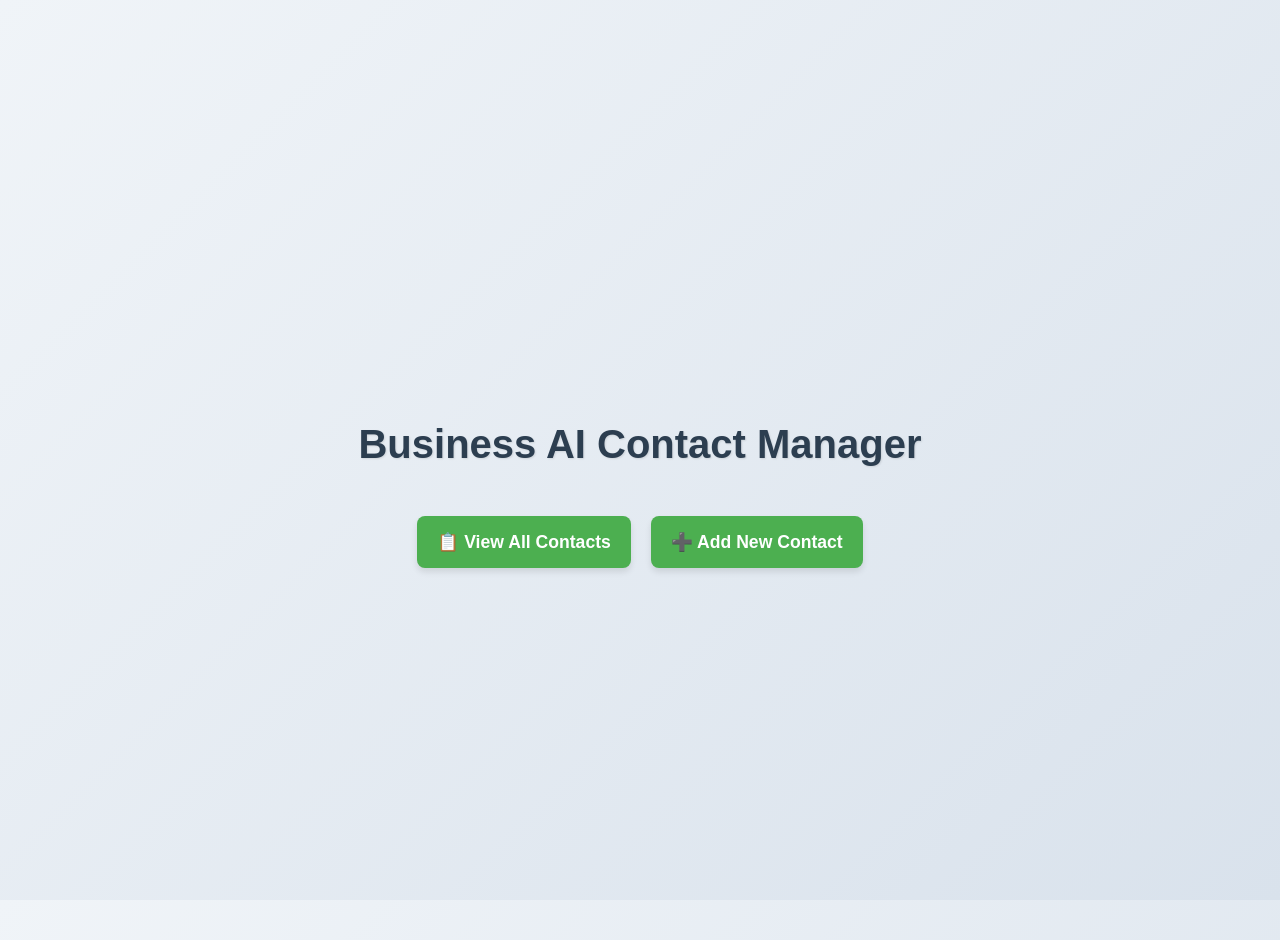
<file: templates/index.html>
<!DOCTYPE html>
<html lang="en">
<head>
  <meta charset="UTF-8">
  <meta name="viewport" content="width=device-width, initial-scale=1.0">
  <title>AI Contact Manager</title>
  <link rel="stylesheet" href="/static/style.css">
  <style>
    /* Reset defaults */
    * {
      margin: 0;
      padding: 0;
      box-sizing: border-box;
      font-family: 'Segoe UI', Tahoma, Geneva, Verdana, sans-serif;
    }

    html, body {
      height: 100%;
      overflow: hidden; /* Prevent scrolling */
    }

    body {
      display: flex;
      flex-direction: column;
      align-items: center;
      justify-content: center;
      background: linear-gradient(135deg, #f0f4f8, #d9e2ec);
      color: #333;
      text-align: center;
      padding: 20px;
    }

    h1 {
      font-size: 2.5rem;
      margin-bottom: 40px;
      color: #2c3e50;
      text-shadow: 1px 1px 2px rgba(0,0,0,0.1);
    }

    .links {
      display: flex;
      flex-wrap: wrap;
      justify-content: center;
      gap: 20px;
    }

    .links a {
      display: inline-block;
      padding: 12px 20px;
      font-size: 1.1rem;
      font-weight: 600;
      color: white;
      background: #4CAF50;
      text-decoration: none;
      border-radius: 8px;
      box-shadow: 0 4px 6px rgba(0,0,0,0.1);
      transition: all 0.3s ease;
    }

    .links a:hover {
      background: #45a049;
      transform: translateY(-2px);
      box-shadow: 0 6px 10px rgba(0,0,0,0.15);
    }

    @media (max-width: 500px) {
      h1 {
        font-size: 2rem;
      }
      .links a {
        width: 100%;
        text-align: center;
      }
    }
  </style>
</head>
<body>
  <h1>Business AI Contact Manager</h1>
  <div class="links">
    <a href="/contacts">📋 View All Contacts</a>
    <a href="/contacts/add">➕ Add New Contact</a>
  </div>
</body>
</html>
</file>
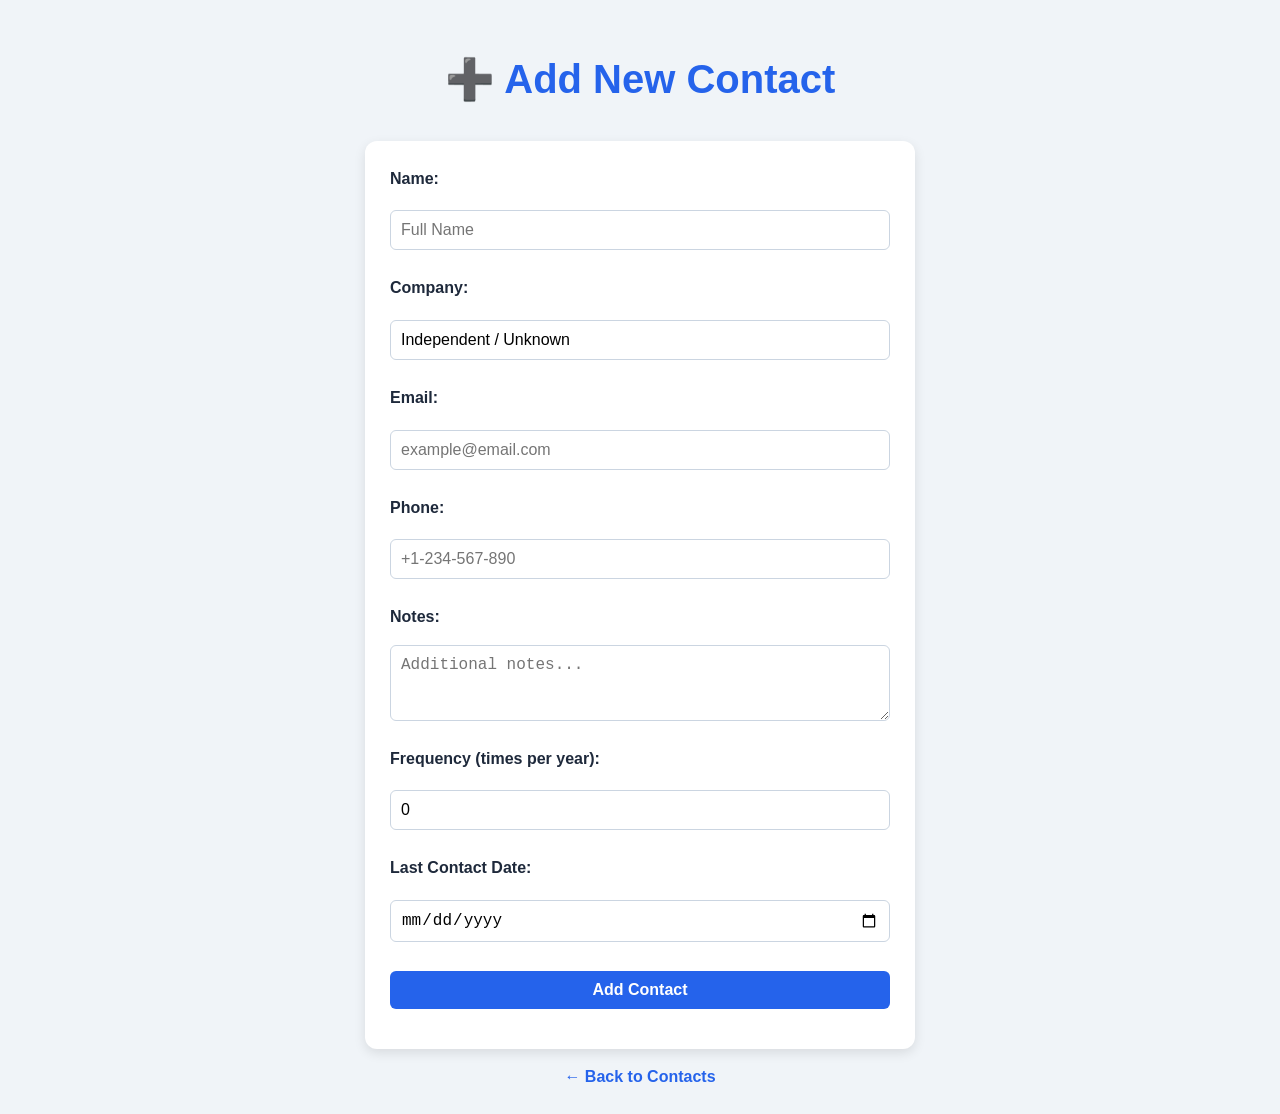
<file: templates/add_contact.html>
<!DOCTYPE html>
<html>
<head>
  <meta charset="utf-8">
  <title>Add New Contact</title>
  <link rel="stylesheet" href="/static/style.css">
  <style>
    body {
      font-family: Arial, sans-serif;
      background: #f0f4f8;
      color: #222;
      margin: 0;
      padding: 20px;
    }

    h1 {
      text-align: center;
      color: #2563eb;
      margin-bottom: 30px;
    }

    form {
      max-width: 500px;
      margin: 0 auto;
      background: #fff;
      padding: 25px;
      border-radius: 12px;
      box-shadow: 0 4px 12px rgba(0, 0, 0, 0.1);
      display: flex;
      flex-direction: column;
    }

    label {
      margin-bottom: 5px;
      font-weight: bold;
      color: #1e293b;
    }

    input, textarea, select, button {
      margin-bottom: 15px;
      padding: 10px;
      font-size: 16px;
      border-radius: 6px;
      border: 1px solid #cbd5e1;
      outline: none;
      transition: border 0.2s, box-shadow 0.2s;
    }

    input:focus, textarea:focus, select:focus {
      border-color: #2563eb;
      box-shadow: 0 0 0 2px rgba(37, 99, 235, 0.2);
    }

    textarea {
      resize: vertical;
    }

    button {
      background-color: #2563eb;
      color: white;
      border: none;
      cursor: pointer;
      border-radius: 6px;
      font-weight: bold;
      transition: background-color 0.2s;
    }

    button:hover {
      background-color: #1e40af;
    }

    a.back-link {
      display: block;
      text-align: center;
      margin-top: 15px;
      color: #2563eb;
      font-weight: bold;
      text-decoration: none;
      transition: color 0.2s;
    }

    a.back-link:hover {
      color: #1e40af;
      text-decoration: underline;
    }
  </style>
</head>
<body>
  <h1>➕ Add New Contact</h1>
  <form method="post" action="/contacts/add">
    <label>Name:</label>
    <input type="text" name="name" placeholder="Full Name" required>

    <label>Company:</label>
    <input type="text" name="company" value="Independent / Unknown" placeholder="Company Name">

    <label>Email:</label>
    <input type="email" name="email" placeholder="example@email.com">

    <label>Phone:</label>
    <input type="tel" name="phone" placeholder="+1-234-567-890">

    <label>Notes:</label>
    <textarea name="notes" rows="3" placeholder="Additional notes..."></textarea>

    <label>Frequency (times per year):</label>
    <input type="number" name="frequency" value="0" min="0">

    <label>Last Contact Date:</label>
    <input type="date" name="last_contact" value="{{ today }}">

    <button type="submit">Add Contact</button>
  </form>

  <a href="/contacts" class="back-link">← Back to Contacts</a>
</body>
</html>
</file>
<file: static/style.css>
/* Base styles */
body {
  font-family: 'Arial', sans-serif;
  background: #f0f4f8; /* softer background */
  color: #1f2937; /* slightly darker for readability */
  margin: 40px;
  line-height: 1.6;
}

/* Headings */
h1 {
  color: #2563eb; /* blue heading */
  font-size: 2.5rem;
  margin-bottom: 20px;
  text-align: center;
}

/* Links */
a {
  text-decoration: none;
  color: #1d4ed8;
  transition: color 0.2s ease, text-decoration 0.2s ease;
}
a:hover {
  color: #2563eb;
  text-decoration: underline;
}

/* Forms */
form {
  margin-bottom: 20px;
  display: flex;
  flex-wrap: wrap;
  gap: 10px;
  justify-content: center;
}

input, select, button {
  padding: 10px 12px;
  margin: 4px 0;
  border-radius: 8px;
  border: 1px solid #cbd5e1;
  outline: none;
  font-size: 1rem;
  transition: border-color 0.2s, box-shadow 0.2s;
}

input:focus, select:focus, button:focus {
  border-color: #2563eb;
  box-shadow: 0 0 5px rgba(37, 99, 235, 0.5);
}

/* Buttons */
button {
  background-color: #2563eb;
  color: #fff;
  border: none;
  cursor: pointer;
  transition: background-color 0.2s, transform 0.2s;
}
button:hover {
  background-color: #1e40af;
  transform: translateY(-2px);
}

/* Lists */
ul {
  list-style-type: none;
  padding: 0;
  max-width: 600px;
  margin: 0 auto;
}

li {
  background: #fff;
  margin: 8px 0;
  padding: 12px 16px;
  border-radius: 10px;
  box-shadow: 0 2px 6px rgba(0,0,0,0.08);
  transition: transform 0.2s, box-shadow 0.2s;
}
li:hover {
  transform: translateY(-2px);
  box-shadow: 0 4px 12px rgba(0,0,0,0.12);
}
</file>
